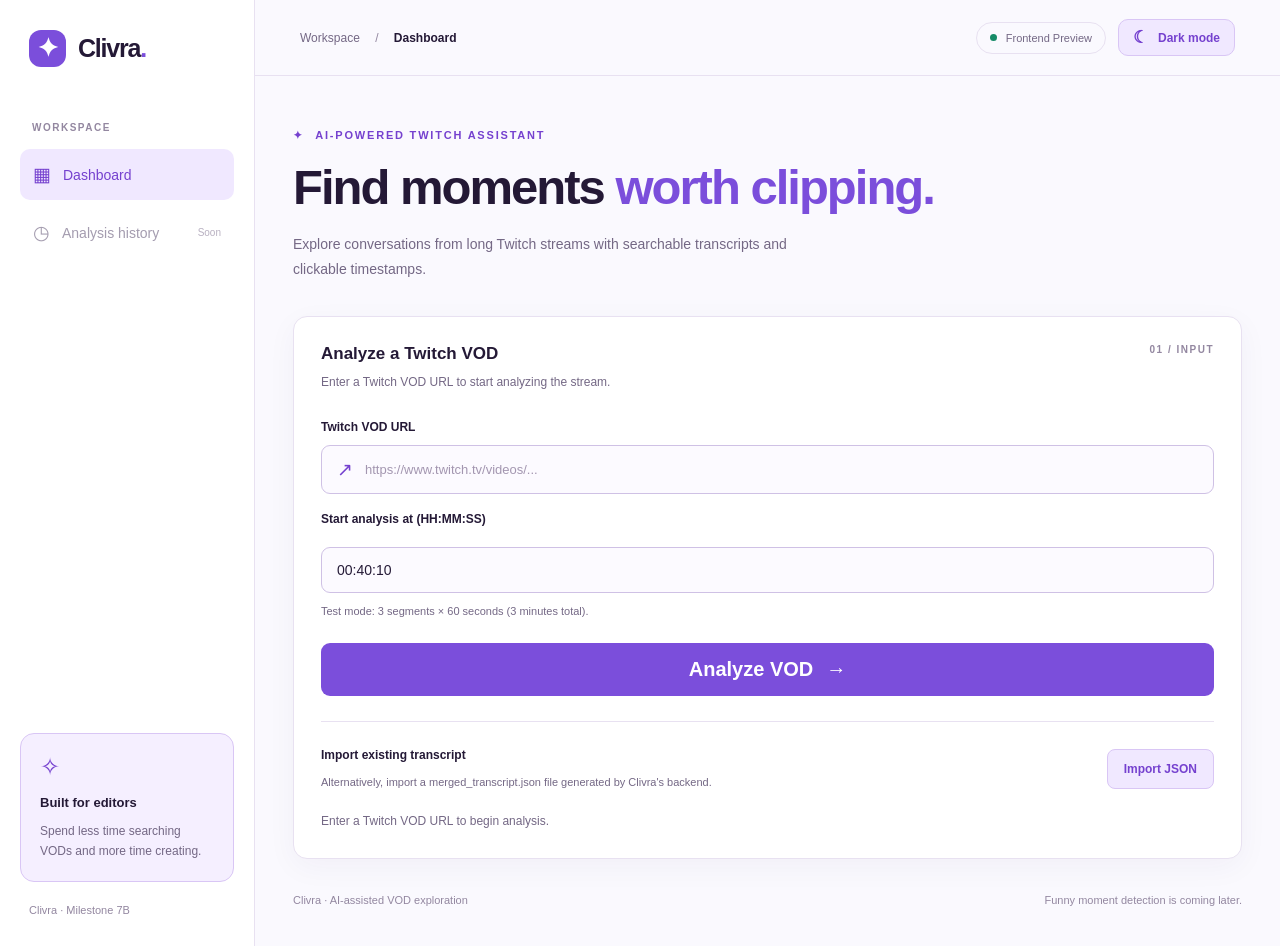
<file: frontend/index.html>
<!DOCTYPE html>
<html lang="en" data-theme="dark">
<head>
    <meta charset="UTF-8">
    <meta
        name="viewport"
        content="width=device-width, initial-scale=1.0"
    >
    <meta
        name="description"
        content="Clivra - AI-powered Twitch VOD assistant"
    >

    <title>Clivra | Twitch VOD Assistant</title>

    <script>
        try {
            const savedTheme = localStorage.getItem("clivra-theme");

            const systemDark = window.matchMedia(
                "(prefers-color-scheme: dark)"
            ).matches;

            document.documentElement.dataset.theme =
                savedTheme === "light" || savedTheme === "dark"
                    ? savedTheme
                    : systemDark
                        ? "dark"
                        : "light";
        } catch {
            document.documentElement.dataset.theme = "dark";
        }
    </script>

    <link rel="stylesheet" href="style.css">
    <script src="app.js" defer></script>
</head>

<body>
    <div class="app-shell">

        <aside class="sidebar">
            <div class="brand">
                <div class="brand-icon">✦</div>
                <span>
                    Clivra<span class="brand-dot">.</span>
                </span>
            </div>

            <div class="sidebar-section">
                <span class="sidebar-label">
                    WORKSPACE
                </span>

                <div class="nav-item active">
                    <span class="nav-icon">▦</span>
                    Dashboard
                </div>

                <div class="nav-item muted">
                    <span class="nav-icon">◷</span>
                    Analysis history
                    <span class="soon">Soon</span>
                </div>
            </div>

            <div class="sidebar-bottom">
                <div class="sidebar-note">
                    <span class="sidebar-note-icon">✧</span>

                    <strong>Built for editors</strong>

                    <p>
                        Spend less time searching VODs
                        and more time creating.
                    </p>
                </div>

                <span class="version">
                    Clivra · Milestone 7B
                </span>
            </div>
        </aside>

        <main class="main-content">

            <header class="topbar">
                <div class="breadcrumb">
                    Workspace
                    <span>/</span>
                    <strong>Dashboard</strong>
                </div>

                <div class="topbar-actions">

                    <span class="topbar-tag">
                        <span class="status-dot"></span>
                        Frontend Preview
                    </span>

                    <button
                        id="theme-toggle"
                        class="theme-toggle"
                        type="button"
                        aria-label="Switch theme"
                        title="Switch theme"
                    >
                        <span
                            id="theme-icon"
                            class="theme-icon"
                            aria-hidden="true"
                        >☀</span>

                        <span id="theme-label">
                            Light mode
                        </span>
                    </button>

                </div>
            </header>

            <div class="page-content">

                <section class="hero">
                    <div class="eyebrow">
                        <span>✦</span>
                        AI-POWERED TWITCH ASSISTANT
                    </div>

                    <h1>
                        Find moments
                        <span>worth clipping.</span>
                    </h1>

                    <p class="hero-description">
                        Explore conversations from long Twitch
                        streams with searchable transcripts
                        and clickable timestamps.
                    </p>
                </section>

                <section class="panel input-panel">

                    <div class="panel-header">
                        <div>
                            <h2>Analyze a Twitch VOD</h2>

                            <p>
                                Enter a Twitch VOD URL to start
                                analyzing the stream.
                            </p>
                        </div>

                        <span class="panel-step">
                            01 / INPUT
                        </span>
                    </div>

                    <form id="vod-form">

                        <label for="vod-url">
                            Twitch VOD URL
                        </label>

                        <div class="url-field">
                            <span
                                class="field-icon"
                                aria-hidden="true"
                            >↗</span>

                            <input
                                id="vod-url"
                                type="url"
                                placeholder="https://www.twitch.tv/videos/..."
                                autocomplete="url"
                                required
                            >
                        </div>

                        <button
                            class="primary-button"
                            type="submit"
                        >
                            Analyze VOD
                            <span>→</span>
                        </button>

                    </form>

                    <div class="import-area">
                        <div>
                            <strong>
                                Import existing transcript
                            </strong>

                            <p>
                                Alternatively, import a
                                merged_transcript.json file
                                generated by Clivra's backend.
                            </p>
                        </div>

                        <label
                            class="secondary-button"
                            for="transcript-file"
                        >
                            Import JSON
                        </label>

                        <input
                            id="transcript-file"
                            type="file"
                            accept=".json,application/json"
                            hidden
                        >
                    </div>

                    <p
                        id="status-message"
                        class="status-message"
                        role="status"
                        aria-live="polite"
                    >
                        Enter a Twitch VOD URL to begin analysis.
                    </p>

                </section>

                <section
                    id="results-section"
                    class="results-section"
                    hidden
                >

                    <div class="section-title">
                        <div>
                            <div class="eyebrow">
                                YOUR WORKSPACE
                            </div>

                            <h2>VOD Overview</h2>
                        </div>

                        <a
                            id="open-vod"
                            class="external-link"
                            href="#"
                            target="_blank"
                            rel="noopener noreferrer"
                        >
                            Open Twitch VOD ↗
                        </a>
                    </div>

                    <div class="video-info">
                        <span class="video-label">
                            SOURCE VIDEO
                        </span>

                        <h3 id="video-title">
                            Untitled Twitch VOD
                        </h3>

                        <p id="video-subtitle"></p>
                    </div>

                    <div class="stats-grid">

                        <div class="stat-card">
                            <span>
                                VOD Duration
                            </span>

                            <strong id="stat-duration">
                                —
                            </strong>
                        </div>

                        <div class="stat-card">
                            <span>
                                Transcribed Words
                            </span>

                            <strong id="stat-words">
                                —
                            </strong>
                        </div>

                        <div class="stat-card">
                            <span>
                                Speech Segments
                            </span>

                            <strong id="stat-segments">
                                —
                            </strong>
                        </div>

                        <div class="stat-card">
                            <span>
                                VOD Segments Processed
                            </span>

                            <strong id="stat-processed">
                                —
                            </strong>
                        </div>

                    </div>

                    <section class="panel transcript-panel">

                        <div class="panel-header">
                            <div>
                                <h2>
                                    Transcript Timeline
                                </h2>

                                <p>
                                    Search dialogue and jump
                                    directly to its original
                                    Twitch timestamp.
                                </p>
                            </div>

                            <span
                                id="transcript-count"
                                class="count-label"
                            >
                                0 results
                            </span>
                        </div>

                        <div class="search-field">
                            <span aria-hidden="true">⌕</span>

                            <input
                                id="search-transcript"
                                type="search"
                                placeholder="Search conversations..."
                                aria-label="Search transcript"
                            >
                        </div>

                        <div
                            id="transcript-list"
                            class="transcript-list"
                        ></div>

                        <div
                            id="empty-search"
                            class="empty-search"
                            hidden
                        >
                            No matching conversations found.
                        </div>

                    </section>

                </section>

                <footer>
                    <span>
                        Clivra · AI-assisted VOD exploration
                    </span>

                    <span>
                        Funny moment detection is coming later.
                    </span>
                </footer>

            </div>
        </main>

    </div>
</body>
</html>
</file>
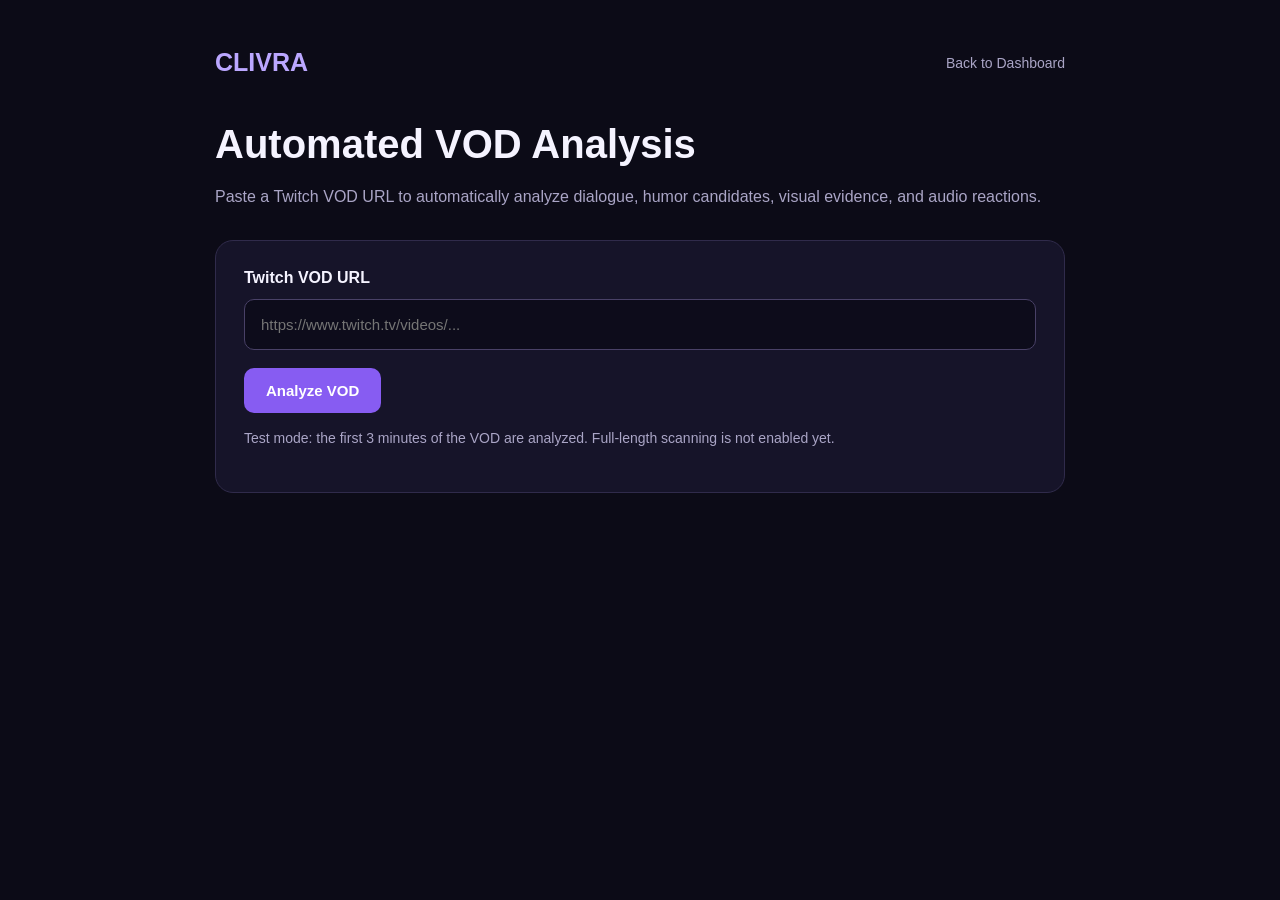
<file: frontend/analyze.html>
<!DOCTYPE html>
<html lang="en">
<head>
    <meta charset="UTF-8">
    <meta
        name="viewport"
        content="width=device-width, initial-scale=1.0"
    >
    <title>Clivra — Automated Analysis</title>

    <style>
        :root {
            color-scheme: dark;
            font-family: Inter, Arial, sans-serif;
        }

        * {
            box-sizing: border-box;
        }

        body {
            margin: 0;
            min-height: 100vh;
            background: #0c0b17;
            color: #f5f3ff;
        }

        .container {
            width: min(850px, 92%);
            margin: 0 auto;
            padding: 48px 0;
        }

        .header {
            display: flex;
            align-items: center;
            justify-content: space-between;
            gap: 20px;
            margin-bottom: 45px;
        }

        .brand {
            color: #bba7ff;
            font-size: 25px;
            font-weight: 800;
            text-decoration: none;
        }

        .back {
            color: #aaa5c6;
            font-size: 14px;
            text-decoration: none;
        }

        h1 {
            margin: 0 0 12px;
            font-size: clamp(28px, 5vw, 40px);
        }

        .description {
            color: #aaa5c6;
            line-height: 1.7;
            margin-bottom: 30px;
        }

        .card {
            padding: 28px;
            background: #161429;
            border: 1px solid #302b4b;
            border-radius: 18px;
            margin-bottom: 24px;
        }

        label {
            display: block;
            margin-bottom: 12px;
            font-weight: 600;
        }

        input {
            width: 100%;
            padding: 16px;
            border-radius: 10px;
            border: 1px solid #494167;
            background: #0d0c1b;
            color: white;
            font-size: 15px;
            outline: none;
        }

        input:focus {
            border-color: #ab8aff;
        }

        button, .result-link {
            display: inline-block;
            margin-top: 18px;
            padding: 14px 22px;
            border: 0;
            border-radius: 10px;
            background: #875cf2;
            color: white;
            font-size: 15px;
            font-weight: 700;
            text-decoration: none;
            cursor: pointer;
        }

        button:disabled {
            opacity: 0.55;
            cursor: not-allowed;
        }

        .hidden {
            display: none;
        }

        .status-header {
            display: flex;
            justify-content: space-between;
            gap: 12px;
            align-items: center;
        }

        .badge {
            padding: 7px 12px;
            border-radius: 20px;
            background: #30264e;
            color: #d0baff;
            font-size: 12px;
        }

        .bar {
            height: 10px;
            border-radius: 20px;
            background: #302b4b;
            overflow: hidden;
            margin: 22px 0 14px;
        }

        .bar-fill {
            width: 0%;
            height: 100%;
            background: #a57aff;
            transition: width 300ms ease;
        }

        .muted {
            color: #aaa5c6;
            font-size: 14px;
            line-height: 1.6;
        }

        .error {
            color: #ff9898;
        }

        pre {
            white-space: pre-wrap;
            overflow-wrap: anywhere;
            background: #0d0c1b;
            color: #c4bddb;
            padding: 18px;
            border-radius: 10px;
            max-height: 260px;
            overflow-y: auto;
            font-size: 12px;
            line-height: 1.6;
        }

        .result-link {
            margin-top: 10px;
        }

        @media (max-width: 600px) {
            .card {
                padding: 20px;
            }
        }
    </style>
</head>

<body>
    <main class="container">
        <div class="header">
            <a class="brand" href="index.html">
                CLIVRA
            </a>
            <a class="back" href="index.html">
                Back to Dashboard
            </a>
        </div>

        <h1>Automated VOD Analysis</h1>

        <p class="description">
            Paste a Twitch VOD URL to automatically
            analyze dialogue, humor candidates,
            visual evidence, and audio reactions.
        </p>

        <section class="card">
            <form id="analyze-form">
                <label for="vod-url">
                    Twitch VOD URL
                </label>

                <input
                    id="vod-url"
                    type="url"
                    placeholder="https://www.twitch.tv/videos/..."
                    required
                >

                <button id="analyze-button" type="submit">
                    Analyze VOD
                </button>
            </form>

            <p class="muted">
                Test mode: the first 3 minutes of the
                VOD are analyzed. Full-length scanning
                is not enabled yet.
            </p>
        </section>

        <section id="progress-card" class="card hidden">
            <div class="status-header">
                <h2 id="stage-label">
                    Preparing analysis
                </h2>

                <span id="status-badge" class="badge">
                    Queued
                </span>
            </div>

            <div class="bar">
                <div
                    id="progress-bar"
                    class="bar-fill"
                ></div>
            </div>

            <p id="progress-text" class="muted">
                Waiting for backend...
            </p>

            <p id="error-text" class="error"></p>

            <pre id="logs"></pre>
        </section>

        <section id="result-card" class="card hidden">
            <h2>Analysis Complete</h2>

            <p class="muted">
                Clivra has completed the pipeline.
                Open the results to review detected
                moments and Twitch timestamps.
            </p>

            <a
                id="result-link"
                class="result-link"
                href="#"
            >
                View Funny Moments
            </a>
        </section>
    </main>

    <script>
        "use strict";

        const API_URL = "http://127.0.0.1:8010";
        const POLL_INTERVAL = 2000;

        const form = document.getElementById(
            "analyze-form"
        );

        const input = document.getElementById(
            "vod-url"
        );

        const button = document.getElementById(
            "analyze-button"
        );

        const progressCard = document.getElementById(
            "progress-card"
        );

        const resultCard = document.getElementById(
            "result-card"
        );

        const stageLabel = document.getElementById(
            "stage-label"
        );

        const statusBadge = document.getElementById(
            "status-badge"
        );

        const progressBar = document.getElementById(
            "progress-bar"
        );

        const progressText = document.getElementById(
            "progress-text"
        );

        const errorText = document.getElementById(
            "error-text"
        );

        const logs = document.getElementById(
            "logs"
        );

        const resultLink = document.getElementById(
            "result-link"
        );

        let currentTaskId = null;
        let pollTimer = null;

        async function request(path, options = {}) {
            const response = await fetch(
                API_URL + path,
                options
            );

            let data;

            try {
                data = await response.json();
            } catch {
                throw new Error(
                    "Backend returned an invalid response."
                );
            }

            if (!response.ok) {
                throw new Error(
                    data.detail ||
                    `Request failed (${response.status}).`
                );
            }

            return data;
        }

        function resetPage() {
            progressCard.classList.remove("hidden");
            resultCard.classList.add("hidden");

            stageLabel.textContent = "Queued";
            statusBadge.textContent = "Queued";
            progressBar.style.width = "0%";
            progressText.textContent = "Starting analysis...";
            errorText.textContent = "";
            logs.textContent = "";
            button.disabled = true;
        }

        function showStatus(data) {
            stageLabel.textContent = data.stage;
            statusBadge.textContent = data.status;

            const completed =
                data.status === "completed";

            const percentage = completed
                ? 100
                : Math.max(
                    0,
                    Math.floor(
                        ((data.stage_number - 1) / 8) * 100
                    )
                );

            progressBar.style.width =
                percentage + "%";

            progressText.textContent =
                completed
                    ? "All pipeline stages completed."
                    : `Stage ${data.stage_number} of 8 — ${data.message}`;

            logs.textContent = (
                data.recent_logs || []
            ).join("\n");

            if (data.status === "completed") {
                button.disabled = false;
                currentTaskId = null;
                localStorage.removeItem(
                    "clivra-active-task"
                );

                resultLink.href = data.result_url;
                resultCard.classList.remove("hidden");

            } else if (data.status === "failed") {
                button.disabled = false;
                currentTaskId = null;
                localStorage.removeItem(
                    "clivra-active-task"
                );

                errorText.textContent =
                    data.error || "Analysis failed.";
            }
        }

        async function pollStatus() {
            if (!currentTaskId) {
                return;
            }

            try {
                const data = await request(
                    "/api/pipeline/status/" +
                    encodeURIComponent(currentTaskId)
                );

                showStatus(data);

                if (
                    data.status === "queued" ||
                    data.status === "running"
                ) {
                    pollTimer = setTimeout(
                        pollStatus,
                        POLL_INTERVAL
                    );
                }

            } catch (error) {
                button.disabled = false;
                errorText.textContent =
                    "Status check failed: " + error.message;

                currentTaskId = null;
                localStorage.removeItem(
                    "clivra-active-task"
                );
            }
        }

        form.addEventListener(
            "submit",
            async event => {
                event.preventDefault();

                if (currentTaskId) {
                    return;
                }

                if (pollTimer) {
                    clearTimeout(pollTimer);
                }

                resetPage();

                try {
                    const data = await request(
                        "/api/pipeline/start",
                        {
                            method: "POST",
                            headers: {
                                "Content-Type":
                                    "application/json"
                            },
                            body: JSON.stringify({
                                url: input.value.trim()
                            })
                        }
                    );

                    currentTaskId = data.task_id;

                    localStorage.setItem(
                        "clivra-active-task",
                        currentTaskId
                    );

                    showStatus(data);
                    pollStatus();

                } catch (error) {
                    button.disabled = false;
                    errorText.textContent =
                        error.message;
                }
            }
        );

        const savedTask = localStorage.getItem(
            "clivra-active-task"
        );

        if (savedTask) {
            resetPage();
            currentTaskId = savedTask;
            pollStatus();
        }
    </script>
</body>
</html>
</file>
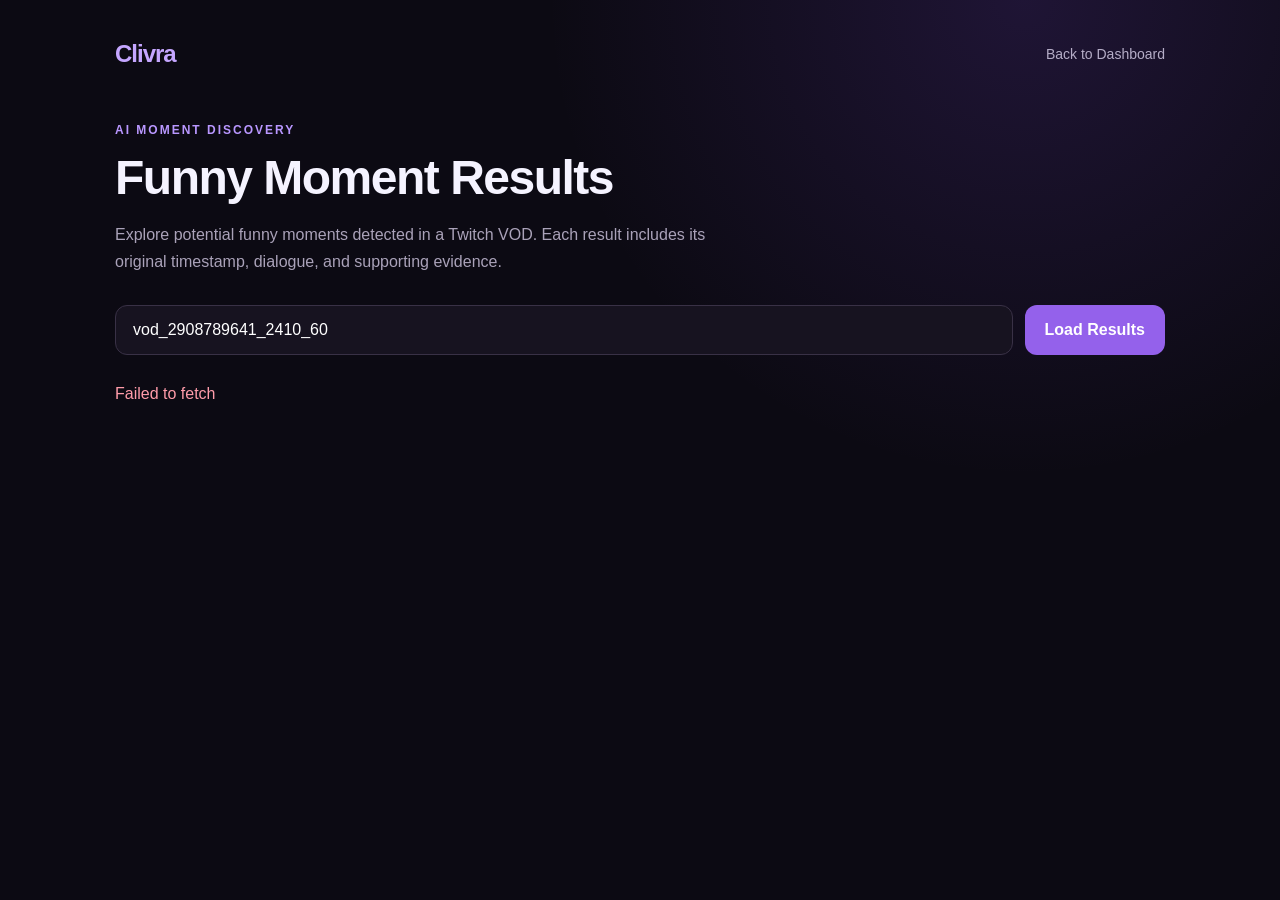
<file: frontend/moments.html>
<!DOCTYPE html>
<html lang="en">
<head>
    <meta charset="UTF-8">
    <meta name="viewport" content="width=device-width, initial-scale=1.0">
    <title>Clivra - Funny Moments</title>
    <style>
        :root {
            color-scheme: dark;
            font-family: Inter, Arial, sans-serif;
            background: #0c0a13;
            color: #f5f3ff;
        }

        * {
            box-sizing: border-box;
        }

        body {
            margin: 0;
            min-height: 100vh;
            background:
                radial-gradient(
                    circle at 80% 0%,
                    rgba(130, 75, 230, 0.16),
                    transparent 35%
                ),
                #0c0a13;
        }

        .container {
            width: min(100% - 40px, 1050px);
            margin: 0 auto;
            padding: 40px 0 80px;
        }

        .topbar {
            display: flex;
            align-items: center;
            justify-content: space-between;
            gap: 16px;
            margin-bottom: 52px;
        }

        .brand {
            font-size: 24px;
            font-weight: 800;
            color: #c5a6ff;
            text-decoration: none;
            letter-spacing: -1px;
        }

        .back-link {
            color: #b5adc7;
            text-decoration: none;
            font-size: 14px;
        }

        .back-link:hover {
            color: white;
        }

        .eyebrow {
            color: #b997ff;
            font-size: 12px;
            letter-spacing: 2px;
            font-weight: 700;
        }

        h1 {
            font-size: clamp(30px, 5vw, 48px);
            letter-spacing: -1.5px;
            margin: 12px 0;
        }

        .subtitle {
            max-width: 640px;
            color: #aaa2b9;
            line-height: 1.7;
            margin-bottom: 30px;
        }

        .toolbar {
            display: flex;
            gap: 12px;
            flex-wrap: wrap;
            margin-bottom: 30px;
        }

        input {
            flex: 1;
            min-width: 220px;
            padding: 15px 17px;
            border: 1px solid #393146;
            border-radius: 12px;
            background: #171320;
            color: white;
            font: inherit;
            outline: none;
        }

        input:focus {
            border-color: #a477fa;
        }

        button,
        .twitch-link {
            border: 0;
            border-radius: 12px;
            background: #9461eb;
            color: white;
            padding: 14px 20px;
            cursor: pointer;
            font: inherit;
            font-weight: 600;
            text-decoration: none;
        }

        button:hover,
        .twitch-link:hover {
            background: #a779f6;
        }

        button:disabled {
            opacity: 0.6;
            cursor: wait;
        }

        .status {
            color: #bfb4cd;
            min-height: 22px;
            margin-bottom: 20px;
        }

        .error {
            color: #ff9caa;
        }

        .stats {
            display: grid;
            grid-template-columns: repeat(3, 1fr);
            gap: 16px;
            margin-bottom: 35px;
        }

        .stat {
            background: #191522;
            border: 1px solid #30283d;
            padding: 20px;
            border-radius: 16px;
        }

        .stat-label {
            color: #a69ab7;
            font-size: 13px;
        }

        .stat-value {
            margin-top: 8px;
            font-size: 30px;
            font-weight: 800;
        }

        .section-title {
            font-size: 21px;
            margin-bottom: 18px;
        }

        .moments {
            display: grid;
            gap: 18px;
        }

        .moment {
            background: #181420;
            border: 1px solid #342b40;
            border-radius: 18px;
            padding: 24px;
        }

        .moment-header {
            display: flex;
            justify-content: space-between;
            gap: 12px;
            align-items: center;
            flex-wrap: wrap;
        }

        .timestamp {
            color: #d0b7ff;
            font-size: 24px;
            font-weight: 800;
        }

        .badge {
            border-radius: 999px;
            padding: 7px 12px;
            font-size: 12px;
            font-weight: 700;
            background: #393045;
            color: #e4d9ef;
        }

        .badge.recommended {
            background: #163d34;
            color: #8ce7c5;
        }

        .badge.rejected {
            background: #49292d;
            color: #ffabb5;
        }

        .dialogue {
            font-size: 17px;
            line-height: 1.7;
            margin: 25px 0;
            padding-left: 18px;
            border-left: 3px solid #9461eb;
        }

        .reason {
            color: #bcb1cb;
            line-height: 1.7;
        }

        .evidence {
            margin-top: 22px;
            padding-top: 20px;
            border-top: 1px solid #342b40;
            display: grid;
            gap: 10px;
            color: #bcb1cb;
            font-size: 14px;
        }

        .evidence strong {
            color: #f3edff;
        }

        .actions {
            margin-top: 24px;
            display: flex;
            gap: 10px;
        }

        .twitch-link {
            display: inline-block;
            font-size: 14px;
        }

        .empty {
            padding: 45px;
            text-align: center;
            border: 1px dashed #453650;
            border-radius: 18px;
            color: #a99db9;
        }

        [hidden] {
            display: none !important;
        }

        @media (max-width: 600px) {
            .stats {
                grid-template-columns: 1fr;
            }

            .moment {
                padding: 18px;
            }

            .container {
                width: min(100% - 28px, 1050px);
            }
        }
    </style>
</head>

<body>
    <main class="container">
        <nav class="topbar">
            <a class="brand" href="index.html">
                Clivra
            </a>

            <a class="back-link" href="index.html">
                Back to Dashboard
            </a>
        </nav>

        <span class="eyebrow">AI MOMENT DISCOVERY</span>

        <h1>Funny Moment Results</h1>

        <p class="subtitle">
            Explore potential funny moments detected in a
            Twitch VOD. Each result includes its original
            timestamp, dialogue, and supporting evidence.
        </p>

        <form id="result-form" class="toolbar">
            <input
                id="job-id"
                type="text"
                value="vod_2908789641_2410_60"
                aria-label="VOD Job ID"
                required
            >

            <button id="load-button" type="submit">
                Load Results
            </button>
        </form>

        <p id="status" class="status" role="status"></p>

        <section id="result-content" hidden>
            <div class="stats">
                <div class="stat">
                    <div class="stat-label">Recommended</div>
                    <div id="recommended-count" class="stat-value">0</div>
                </div>

                <div class="stat">
                    <div class="stat-label">Needs Review</div>
                    <div id="review-count" class="stat-value">0</div>
                </div>

                <div class="stat">
                    <div class="stat-label">Rejected</div>
                    <div id="rejected-count" class="stat-value">0</div>
                </div>
            </div>

            <h2 class="section-title">Detected Moments</h2>

            <div id="moments" class="moments"></div>
        </section>
    </main>

    <script>
        "use strict";

        const API_URL = "http://127.0.0.1:8010";

        const form = document.getElementById("result-form");
        const jobInput = document.getElementById("job-id");
        const loadButton = document.getElementById("load-button");
        const statusMessage = document.getElementById("status");
        const resultContent = document.getElementById("result-content");
        const momentsContainer = document.getElementById("moments");

        const recommendedCount = document.getElementById("recommended-count");
        const reviewCount = document.getElementById("review-count");
        const rejectedCount = document.getElementById("rejected-count");

        function createElement(tag, className, content) {
            const element = document.createElement(tag);

            if (className) {
                element.className = className;
            }

            if (content !== undefined && content !== null) {
                element.textContent = String(content);
            }

            return element;
        }

        function formatStatus(status) {
            const labels = {
                recommended: "Recommended",
                needs_review: "Needs Review",
                rejected: "Rejected"
            };

            return labels[status] || "Unknown";
        }

        function getDialogue(moment) {
            const trigger = String(
                moment.trigger_text || ""
            ).trim();

            if (trigger) {
                return trigger;
            }

            if (Array.isArray(moment.transcript)) {
                return moment.transcript
                    .map(item => item.text || "")
                    .join(" ")
                    .trim();
            }

            return "No dialogue available.";
        }

        function createEvidenceRow(label, value) {
            const row = createElement("div");
            const strong = createElement(
                "strong",
                "",
                label + ": "
            );

            const detail = document.createTextNode(
                String(value)
            );

            row.append(strong, detail);

            return row;
        }

        function renderMoment(moment) {
            const card = createElement("article", "moment");

            const header = createElement(
                "div",
                "moment-header"
            );

            const time = createElement(
                "span",
                "timestamp",
                moment.timestamp || "Unknown time"
            );

            const status = String(
                moment.status || "needs_review"
            );

            const badge = createElement(
                "span",
                "badge " + status,
                formatStatus(status)
            );

            header.append(time, badge);

            const dialogue = createElement(
                "blockquote",
                "dialogue",
                getDialogue(moment)
            );

            const reason = createElement(
                "p",
                "reason",
                moment.reason || "No explanation provided."
            );

            const evidence = createElement(
                "div",
                "evidence"
            );

            const transcriptReview = (
                moment.transcript_review || {}
            );

            const visual = (
                moment.visual_evidence || {}
            );

            const audio = (
                moment.audio_evidence || {}
            );

            evidence.append(
                createEvidenceRow(
                    "Transcript AI",
                    transcriptReview.decision || "Unavailable"
                ),
                createEvidenceRow(
                    "Visual Frames",
                    visual.frames_analyzed || 0
                ),
                createEvidenceRow(
                    "Audio",
                    audio.classification || "Unavailable"
                ),
                createEvidenceRow(
                    "Evidence",
                    transcriptReview.evidence_quote ||
                    "No verified quote"
                )
            );

            const actions = createElement(
                "div",
                "actions"
            );

            if (
                typeof moment.twitch_url === "string"
                && /^https:\/\/www\.twitch\.tv\/videos\/\d+\?t=\d+h\d+m\d+s$/.test(
                    moment.twitch_url
                )
            ) {
                const link = createElement(
                    "a",
                    "twitch-link",
                    "Watch on Twitch"
                );

                link.href = moment.twitch_url;
                link.target = "_blank";
                link.rel = "noopener noreferrer";

                actions.append(link);
            }

            card.append(
                header,
                dialogue,
                reason,
                evidence,
                actions
            );

            return card;
        }

        function renderResults(data) {
            const moments = Array.isArray(
                data.all_moments
            ) ? data.all_moments : [];

            recommendedCount.textContent = String(
                data.recommended_count || 0
            );

            reviewCount.textContent = String(
                data.needs_review_count || 0
            );

            rejectedCount.textContent = String(
                data.rejected_count || 0
            );

            const fragment = document.createDocumentFragment();

            for (const moment of moments) {
                fragment.append(
                    renderMoment(moment)
                );
            }

            if (!moments.length) {
                fragment.append(
                    createElement(
                        "div",
                        "empty",
                        "No analyzed moments found."
                    )
                );
            }

            momentsContainer.replaceChildren(fragment);
            resultContent.hidden = false;
        }

        async function loadResults(jobId) {
            loadButton.disabled = true;
            resultContent.hidden = true;

            statusMessage.classList.remove("error");
            statusMessage.textContent = "Loading analysis results...";

            try {
                const response = await fetch(
                    API_URL
                    + "/api/long-vod/fusion/"
                    + encodeURIComponent(jobId)
                );

                const data = await response.json();

                if (!response.ok) {
                    throw new Error(
                        data.detail || "Unable to load results."
                    );
                }

                renderResults(data);

                statusMessage.textContent =
                    "Analysis results loaded successfully.";

            } catch (error) {
                statusMessage.classList.add("error");
                statusMessage.textContent =
                    error.message || "Connection failed.";

            } finally {
                loadButton.disabled = false;
            }
        }

        form.addEventListener("submit", event => {
            event.preventDefault();

            const jobId = jobInput.value.trim();

            if (!/^vod_\d+_\d+_\d+$/.test(jobId)) {
                statusMessage.classList.add("error");
                statusMessage.textContent = "Invalid VOD job ID.";
                return;
            }

            loadResults(jobId);
        });

        const params = new URLSearchParams(
            window.location.search
        );

        const queryJobId = params.get("job_id");

        if (
            queryJobId
            && /^vod_\d+_\d+_\d+$/.test(queryJobId)
        ) {
            jobInput.value = queryJobId;
        }

        loadResults(jobInput.value.trim());
    </script>
</body>
</html>
</file>
<file: frontend/style.css>
:root,
:root[data-theme="dark"] {
    color-scheme: dark;

    --background: #0b0a12;
    --sidebar: #110e1b;
    --panel: #181322;
    --panel-hover: #241b35;
    --input-bg: #100d19;
    --transcript-bg: #130f1e;
    --note-bg: #211a33;

    --border: #332943;
    --border-strong: #53436a;

    --text: #f8f5ff;
    --text-secondary: #ded5ed;
    --muted: #afa2c2;
    --muted-dark: #867897;
    --placeholder: #82748f;

    --accent: #9165ed;
    --accent-hover: #7e4de3;
    --accent-light: #cbb4ff;
    --accent-bg: #302343;
    --accent-border: #584471;

    --success: #48d5a4;
    --error: #ffaaa9;
    --button-text: #ffffff;

    --radius: 14px;
    --shadow: 0 8px 30px rgba(0, 0, 0, 0.12);
}

:root[data-theme="light"] {
    color-scheme: light;

    --background: #faf9fe;
    --sidebar: #ffffff;
    --panel: #ffffff;
    --panel-hover: #f7f2ff;
    --input-bg: #fcfaff;
    --transcript-bg: #fdfbff;
    --note-bg: #f5efff;

    --border: #e8e1f1;
    --border-strong: #cfc1e5;

    --text: #241936;
    --text-secondary: #3f3450;
    --muted: #746885;
    --muted-dark: #9387a0;
    --placeholder: #a396b0;

    --accent: #7b4edb;
    --accent-hover: #6839ce;
    --accent-light: #7541cf;
    --accent-bg: #f0e8ff;
    --accent-border: #d9c6f5;

    --success: #168b67;
    --error: #bf3447;
    --button-text: #ffffff;

    --radius: 14px;
    --shadow: 0 8px 30px rgba(53, 24, 93, 0.045);
}

* {
    box-sizing: border-box;
}

html {
    scroll-behavior: smooth;
}

body {
    margin: 0;
    background: var(--background);
    color: var(--text);
    font-family: Inter, "Segoe UI", Arial, sans-serif;
    font-size: 14px;
    -webkit-font-smoothing: antialiased;
}

button,
input {
    font: inherit;
}

button {
    cursor: pointer;
}

a {
    color: inherit;
    text-decoration: none;
}

[hidden] {
    display: none !important;
}

:focus-visible {
    outline: 2px solid var(--accent);
    outline-offset: 3px;
}

.app-shell {
    display: flex;
    min-height: 100vh;
}

.sidebar {
    width: 255px;
    flex-shrink: 0;
    background: var(--sidebar);
    border-right: 1px solid var(--border);
    display: flex;
    flex-direction: column;
    padding: 30px 20px;
}

.brand {
    display: flex;
    align-items: center;
    gap: 12px;
    font-size: 25px;
    font-weight: 800;
    letter-spacing: -1.2px;
    padding: 0 9px;
}

.brand-icon {
    width: 37px;
    height: 37px;
    display: grid;
    place-items: center;
    border-radius: 12px;
    background: var(--accent);
    color: var(--button-text);
    font-size: 26px;
}

.brand-dot {
    color: var(--accent);
}

.sidebar-section {
    margin-top: 55px;
}

.sidebar-label,
.panel-step,
.video-label {
    color: var(--muted-dark);
    font-size: 10px;
    font-weight: 700;
    letter-spacing: 1.5px;
}

.sidebar-label {
    display: block;
    margin: 0 12px 16px;
}

.nav-item {
    display: flex;
    align-items: center;
    gap: 12px;
    padding: 14px 13px;
    margin-bottom: 7px;
    color: var(--muted);
    border-radius: 10px;
    font-weight: 500;
}

.nav-item.active {
    color: var(--accent-light);
    background: var(--accent-bg);
}

.nav-item.muted {
    opacity: 0.65;
}

.nav-icon {
    font-size: 19px;
}

.soon {
    margin-left: auto;
    font-size: 10px;
    color: var(--muted-dark);
}

.sidebar-bottom {
    margin-top: auto;
}

.sidebar-note {
    background: var(--note-bg);
    border: 1px solid var(--accent-border);
    border-radius: var(--radius);
    padding: 19px;
}

.sidebar-note-icon {
    display: block;
    font-size: 24px;
    color: var(--accent-light);
    margin-bottom: 13px;
}

.sidebar-note strong {
    font-size: 13px;
}

.sidebar-note p {
    line-height: 1.65;
    color: var(--muted);
    font-size: 12px;
    margin-bottom: 0;
}

.version {
    display: block;
    margin: 22px 9px 0;
    color: var(--muted-dark);
    font-size: 11px;
}

.main-content {
    flex: 1;
    min-width: 0;
}

.topbar {
    height: 76px;
    padding: 0 45px;
    display: flex;
    align-items: center;
    justify-content: space-between;
    gap: 20px;
    border-bottom: 1px solid var(--border);
    background: var(--background);
}

.breadcrumb {
    color: var(--muted);
    font-size: 12px;
}

.breadcrumb span {
    color: var(--muted-dark);
    margin: 0 12px;
}

.breadcrumb strong {
    color: var(--text);
}

.topbar-actions {
    display: flex;
    align-items: center;
    gap: 12px;
}

.topbar-tag {
    display: flex;
    align-items: center;
    gap: 9px;
    padding: 9px 13px;
    border: 1px solid var(--border);
    border-radius: 25px;
    font-size: 11px;
    color: var(--muted);
    white-space: nowrap;
}

.status-dot {
    width: 7px;
    height: 7px;
    background: var(--success);
    border-radius: 50%;
}

.theme-toggle {
    display: inline-flex;
    align-items: center;
    justify-content: center;
    gap: 10px;
    min-height: 37px;
    padding: 8px 14px;
    border: 1px solid var(--accent-border);
    border-radius: 10px;
    background: var(--accent-bg);
    color: var(--accent-light);
    font-weight: 600;
    font-size: 12px;
    white-space: nowrap;
    transition:
        background 0.2s ease,
        border-color 0.2s ease,
        transform 0.2s ease;
}

.theme-toggle:hover {
    background: var(--panel-hover);
    border-color: var(--accent);
}

.theme-toggle:active {
    transform: scale(0.97);
}

.theme-icon {
    font-size: 17px;
    line-height: 1;
}

.page-content {
    max-width: 1050px;
    margin: 0 auto;
    padding: 53px 38px 35px;
}

.hero {
    margin-bottom: 35px;
}

.eyebrow {
    color: var(--accent-light);
    font-weight: 700;
    font-size: 11px;
    letter-spacing: 1.8px;
}

.eyebrow span {
    margin-right: 7px;
}

.hero h1 {
    margin: 17px 0;
    font-size: clamp(34px, 4vw, 49px);
    line-height: 1.15;
    letter-spacing: -2px;
}

.hero h1 span {
    color: var(--accent);
}

.hero-description {
    max-width: 540px;
    color: var(--muted);
    line-height: 1.75;
    font-size: 14px;
}

.panel {
    background: var(--panel);
    border: 1px solid var(--border);
    border-radius: var(--radius);
    padding: 27px;
    box-shadow: var(--shadow);
}

.panel-header {
    display: flex;
    align-items: flex-start;
    justify-content: space-between;
    gap: 20px;
    margin-bottom: 27px;
}

.panel-header h2 {
    margin: 0 0 9px;
    font-size: 17px;
}

.panel-header p {
    margin: 0;
    font-size: 12px;
    color: var(--muted);
    line-height: 1.6;
}

#vod-form label {
    display: block;
    font-size: 12px;
    font-weight: 600;
    margin-bottom: 11px;
}

.url-field,
.search-field {
    display: flex;
    align-items: center;
    gap: 12px;
    border: 1px solid var(--border-strong);
    background: var(--input-bg);
    border-radius: 9px;
    padding: 0 15px;
}

.url-field:focus-within,
.search-field:focus-within {
    border-color: var(--accent);
}

.field-icon {
    font-size: 19px;
    color: var(--accent-light);
}

.url-field input,
.search-field input {
    width: 100%;
    padding: 16px 0;
    background: transparent;
    border: none;
    outline: none;
    color: var(--text);
    font-size: 13px;
}

input::placeholder {
    color: var(--placeholder);
}

.primary-button {
    margin-top: 16px;
    width: 100%;
    display: flex;
    align-items: center;
    justify-content: center;
    gap: 13px;
    background: var(--accent);
    color: var(--button-text);
    border: none;
    border-radius: 9px;
    padding: 15px 20px;
    font-weight: 700;
    transition: background 0.2s;
}

.primary-button:hover {
    background: var(--accent-hover);
}

.primary-button:disabled {
    opacity: 0.65;
    cursor: not-allowed;
}

.primary-button span {
    font-size: 20px;
}

.import-area {
    display: flex;
    align-items: center;
    justify-content: space-between;
    gap: 18px;
    margin-top: 25px;
    padding-top: 24px;
    border-top: 1px solid var(--border);
}

.import-area strong {
    font-size: 12px;
}

.import-area p {
    max-width: 440px;
    color: var(--muted);
    font-size: 11px;
    line-height: 1.7;
    margin-bottom: 0;
}

.secondary-button {
    flex-shrink: 0;
    cursor: pointer;
    border: 1px solid var(--accent-border);
    border-radius: 8px;
    background: var(--accent-bg);
    color: var(--accent-light);
    padding: 12px 16px;
    font-weight: 600;
    font-size: 12px;
}

.secondary-button:hover {
    background: var(--panel-hover);
}

.status-message {
    margin: 20px 0 0;
    color: var(--muted);
    font-size: 12px;
    line-height: 1.6;
}

.status-message.success {
    color: var(--success);
}

.status-message.error {
    color: var(--error);
}

.analysis-settings {
    display: flex;
    flex-direction: column;
    gap: 10px;
    margin-top: 18px;
}

.analysis-settings label {
    color: var(--text);
    font-size: 12px;
    font-weight: 600;
}

.analysis-settings input {
    width: 100%;
    padding: 14px 15px;
    border: 1px solid var(--border-strong);
    border-radius: 9px;
    background: var(--input-bg);
    color: var(--text);
    outline: none;
    font-variant-numeric: tabular-nums;
}

.analysis-settings input:focus {
    border-color: var(--accent);
}

.analysis-settings p {
    margin: 0 0 7px;
    color: var(--muted);
    font-size: 11px;
    line-height: 1.6;
}

.analysis-progress {
    margin-top: 23px;
    padding: 20px;
    background: var(--accent-bg);
    border: 1px solid var(--accent-border);
    border-radius: 12px;
}

.analysis-progress-header {
    display: flex;
    align-items: center;
    justify-content: space-between;
    gap: 12px;
    margin-bottom: 15px;
}

.analysis-progress-header strong {
    font-size: 13px;
    color: var(--text);
}

.analysis-progress-header span {
    color: var(--accent-light);
    font-size: 13px;
    font-weight: 700;
    font-variant-numeric: tabular-nums;
}

.analysis-progress-track {
    width: 100%;
    height: 9px;
    background: var(--border);
    border-radius: 100px;
    overflow: hidden;
}

.analysis-progress-fill {
    width: 0%;
    height: 100%;
    background: linear-gradient(
        90deg,
        var(--accent),
        var(--accent-light)
    );
    border-radius: 100px;
    transition: width 0.35s ease;
}

.analysis-progress > p {
    margin: 13px 0 0;
    color: var(--muted);
    font-size: 11px;
    line-height: 1.6;
}

.results-section {
    margin-top: 48px;
}

.section-title {
    display: flex;
    align-items: flex-end;
    justify-content: space-between;
    gap: 20px;
    margin-bottom: 23px;
}

.section-title h2 {
    font-size: 26px;
    letter-spacing: -0.7px;
    margin: 10px 0 0;
}

.external-link {
    color: var(--accent-light);
    font-size: 12px;
    font-weight: 600;
}

.external-link:hover {
    text-decoration: underline;
}

.video-info {
    border: 1px solid var(--border);
    background: var(--panel);
    border-radius: var(--radius);
    padding: 24px;
    box-shadow: var(--shadow);
}

.video-info h3 {
    font-size: 17px;
    margin: 12px 0 8px;
    line-height: 1.5;
    overflow-wrap: anywhere;
}

.video-info p {
    color: var(--muted);
    font-size: 12px;
    margin: 0;
}

.stats-grid {
    display: grid;
    grid-template-columns: repeat(4, minmax(0, 1fr));
    gap: 14px;
    margin: 18px 0 24px;
}

.stat-card {
    border: 1px solid var(--border);
    background: var(--panel);
    border-radius: 12px;
    padding: 22px 18px;
    box-shadow: var(--shadow);
}

.stat-card span {
    display: block;
    color: var(--muted);
    font-size: 11px;
    line-height: 1.5;
}

.stat-card strong {
    display: block;
    margin-top: 15px;
    font-size: 24px;
    letter-spacing: -0.7px;
}

.transcript-panel {
    padding-bottom: 15px;
}

.count-label {
    color: var(--accent-light);
    background: var(--accent-bg);
    border-radius: 20px;
    padding: 8px 13px;
    font-size: 11px;
    white-space: nowrap;
}

.search-field {
    margin-bottom: 18px;
}

.search-field span {
    color: var(--accent-light);
    font-size: 25px;
}

.search-field input {
    padding: 14px 0;
}

.transcript-list {
    display: flex;
    flex-direction: column;
    gap: 9px;
}

.transcript-item {
    display: flex;
    align-items: flex-start;
    gap: 18px;
    background: var(--transcript-bg);
    border: 1px solid var(--border);
    border-radius: 10px;
    padding: 17px;
    transition:
        background 0.2s,
        border-color 0.2s;
}

.transcript-item:hover {
    background: var(--panel-hover);
    border-color: var(--accent-border);
}

.timestamp-link {
    display: inline-block;
    flex-shrink: 0;
    background: var(--accent-bg);
    color: var(--accent-light);
    padding: 9px 11px;
    border-radius: 7px;
    font-size: 12px;
    font-weight: 700;
    font-variant-numeric: tabular-nums;
}

.timestamp-link:hover {
    background: var(--panel-hover);
    outline: 1px solid var(--accent-border);
}

.transcript-text {
    color: var(--text-secondary);
    line-height: 1.7;
    font-size: 13px;
    margin: 3px 0 0;
    overflow-wrap: anywhere;
}

.empty-search {
    text-align: center;
    padding: 30px;
    color: var(--muted);
}

footer {
    display: flex;
    justify-content: space-between;
    gap: 15px;
    color: var(--muted-dark);
    font-size: 11px;
    padding: 35px 0 5px;
}

@media (max-width: 1000px) {
    .sidebar {
        width: 210px;
    }

    .topbar {
        padding: 0 25px;
    }

    .page-content {
        padding: 35px 25px;
    }

    .stats-grid {
        grid-template-columns: repeat(2, 1fr);
    }
}

@media (max-width: 700px) {
    .app-shell {
        flex-direction: column;
    }

    .sidebar {
        width: 100%;
        padding: 16px 20px;
        border-right: none;
        border-bottom: 1px solid var(--border);
    }

    .sidebar-section,
    .sidebar-bottom {
        display: none;
    }

    .topbar {
        height: 64px;
        padding: 0 16px;
    }

    .topbar-tag {
        display: none;
    }

    .page-content {
        padding: 30px 16px;
    }

    .hero h1 {
        letter-spacing: -1px;
    }

    .panel {
        padding: 20px;
    }

    .import-area {
        align-items: flex-start;
        flex-direction: column;
    }

    .section-title {
        align-items: flex-start;
        flex-direction: column;
    }

    .transcript-item {
        gap: 10px;
        flex-direction: column;
    }

    footer {
        flex-direction: column;
    }
}

@media (max-width: 390px) {
    .theme-toggle {
        padding: 8px 10px;
    }

    .theme-toggle #theme-label {
        display: none;
    }

    .stats-grid {
        gap: 9px;
    }

    .stat-card {
        padding: 16px 12px;
    }
}

@media (prefers-reduced-motion: reduce) {
    html {
        scroll-behavior: auto;
    }

    *,
    *::before,
    *::after {
        transition-duration: 0.01ms !important;
        animation-duration: 0.01ms !important;
    }
}
</file>
